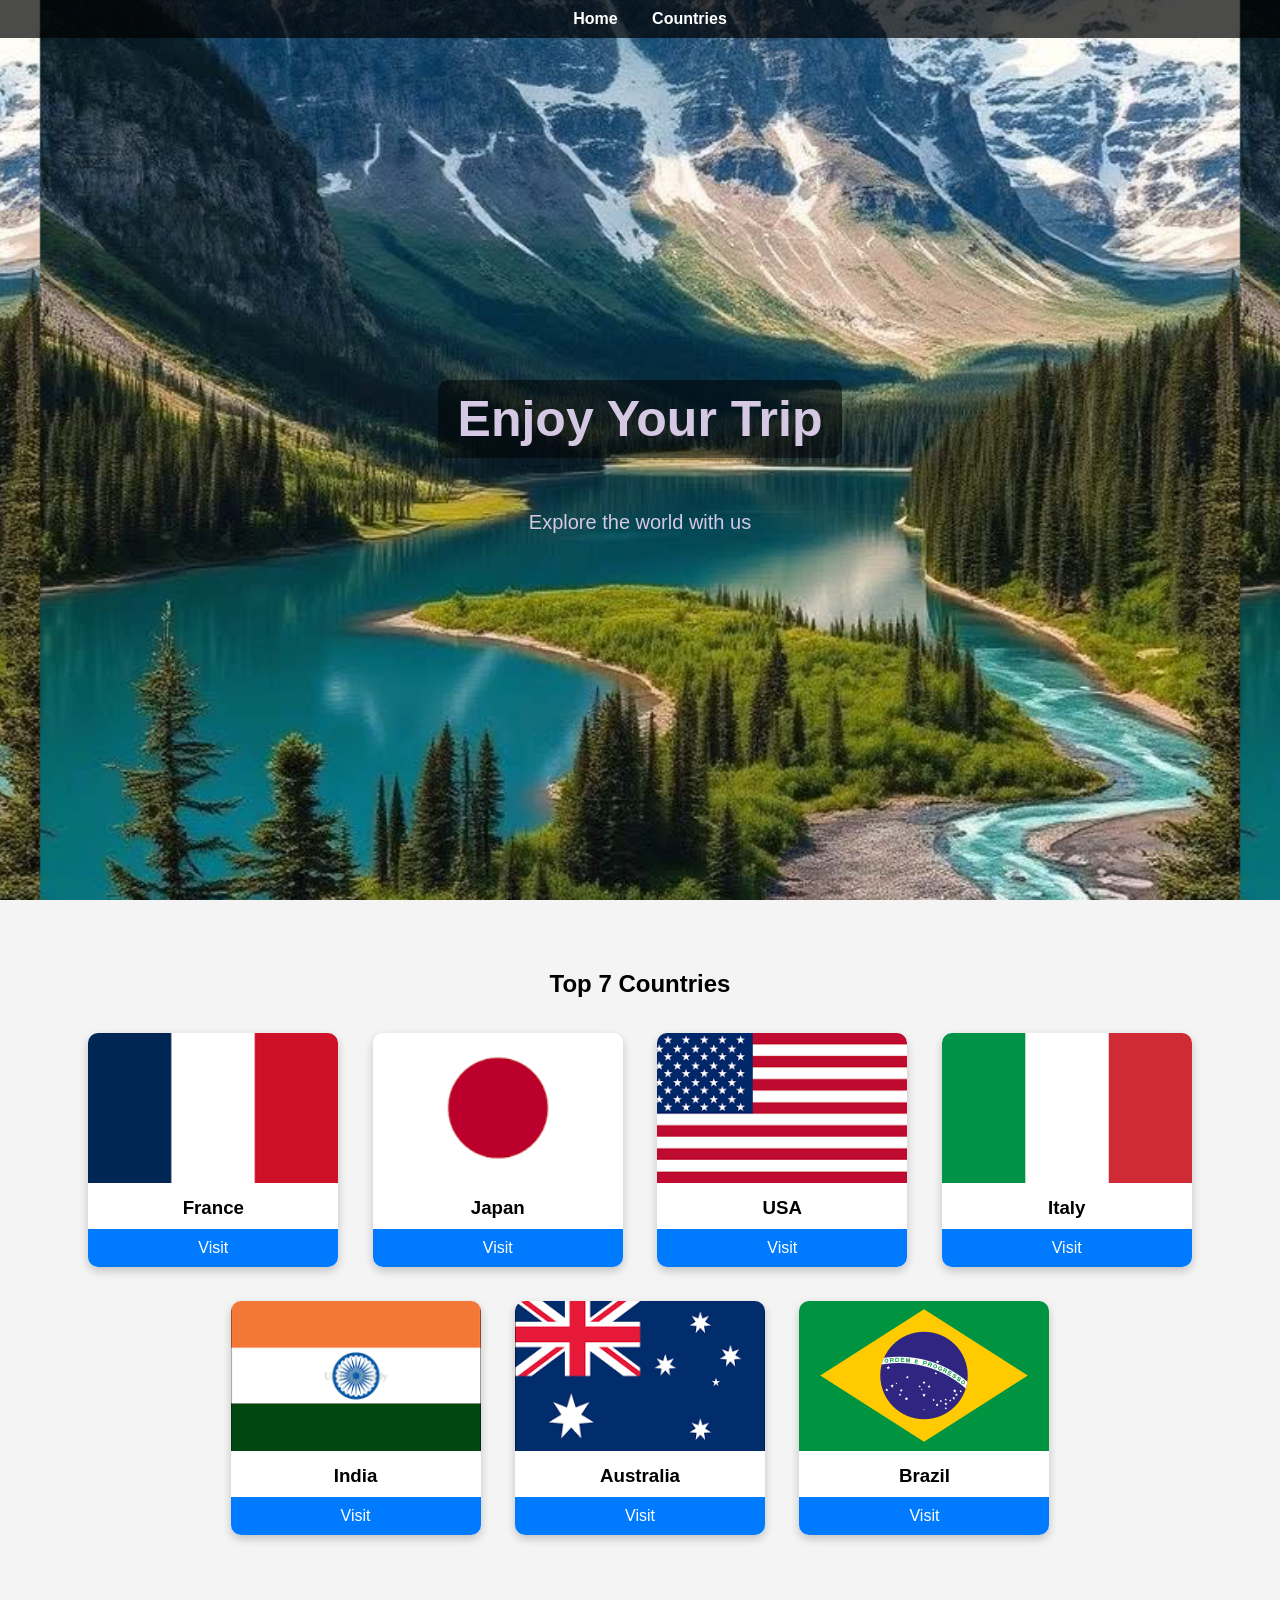
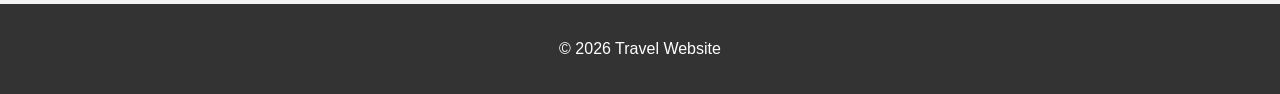
<file: index.html>
<!DOCTYPE html>
<html lang="en">
<head>
  <meta charset="UTF-8">
  <title>Travel Website</title>
  <style>
    body {
      margin: 0;
      font-family: Arial, sans-serif;
    }

    /* Hero Section */
    .hero {
      background-image: url('img/Mountain.jpg'); /* replace with your uploaded image path */
      background-size: 1200px;
      background-position: center;
      height: 100vh;
      color: rgb(213, 200, 227);
      display: flex;
      flex-direction: column;
      justify-content: center;
      align-items: center;
      text-align: center;
    }

    .hero h1 {
      font-size: 50px;
      background: rgba(0,0,0,0.5);
      padding: 10px 20px;
      border-radius: 10px;
    }

    .hero p {
      font-size: 20px;
    }

    /* Navigation */
    nav {
      position: fixed;
      top: 0;
      width: 100%;
      background: rgba(0,0,0,0.7);
      padding: 10px;
      text-align: center;
      z-index: 1000;
    }

    nav a {
      color: white;
      margin: 0 15px;
      text-decoration: none;
      font-weight: bold;
    }

    nav a:hover {
      color: yellow;
    }

    /* Countries Section */
    .countries {
      padding: 50px;
      text-align: center;
      background: #f4f4f4;
    }

    .country-card {
      display: inline-block;
      width: 250px;
      margin: 15px;
      border-radius: 10px;
      overflow: hidden;
      box-shadow: 0 4px 10px rgba(0,0,0,0.2);
      transition: transform 0.3s;
      background: white;
    }

    .country-card:hover {
      transform: scale(1.05);
    }

    .country-card img {
      width: 100%;
      height: 150px;
      object-fit: cover;
    }

    .country-card h3 {
      margin: 10px 0;
    }

    .country-card a {
      display: block;
      padding: 10px;
      background: #007BFF;
      color: white;
      text-decoration: none;
    }

    .country-card a:hover {
      background: #0056b3;
    }

    /* Country Pages */
    .country-page {
      padding: 100px 20px;
      text-align: center;
    }

    footer {
      background: #333;
      color: white;
      text-align: center;
      padding: 20px;
    }
  </style>
</head>
<body>

<nav>
  <a href="#home">Home</a>
  <a href="#countries">Countries</a>
</nav>

<div class="hero" id="home">
  <h1>Enjoy Your Trip</h1>
  <p>Explore the world with us</p>
</div>

<section class="countries" id="countries">
  <h2>Top 7 Countries</h2>

  <div class="country-card">
    <img src="img/fra.jpg" alt="France">
    <h3>France</h3>
    <a href="France.html">Visit</a>
  </div>

  <div class="country-card">
    <img src="img/jj.jpg" alt="Japan">
    <h3>Japan</h3>
    <a href="japan.html">Visit</a>
  </div>

  <div class="country-card">
    <img src="img/us.jpg" alt="USA">
    <h3>USA</h3>
    <a href="usa.html">Visit</a>
  </div>

  <div class="country-card">
    <img src="img/ita.jpg" alt="Italy">
    <h3>Italy</h3>
    <a href="italy.html">Visit</a>
  </div>

  <div class="country-card">
    <img src="img/ind.jpg" alt="India">
    <h3>India</h3>
    <a href="india.html">Visit</a>
  </div>

  <div class="country-card">
    <img src="img/au.jpg" alt="Australia">
    <h3>Australia</h3>
    <a href="australia.html">Visit</a>
  </div>

  <div class="country-card">
    <img src="img/br.jpg" alt="Brazil">
    <h3>Brazil</h3>
    <a href="brazil.html">Visit</a>
  </div>

</section>

<footer>
  <p>© 2026 Travel Website</p>
</footer>

</body>
</html>
</file>
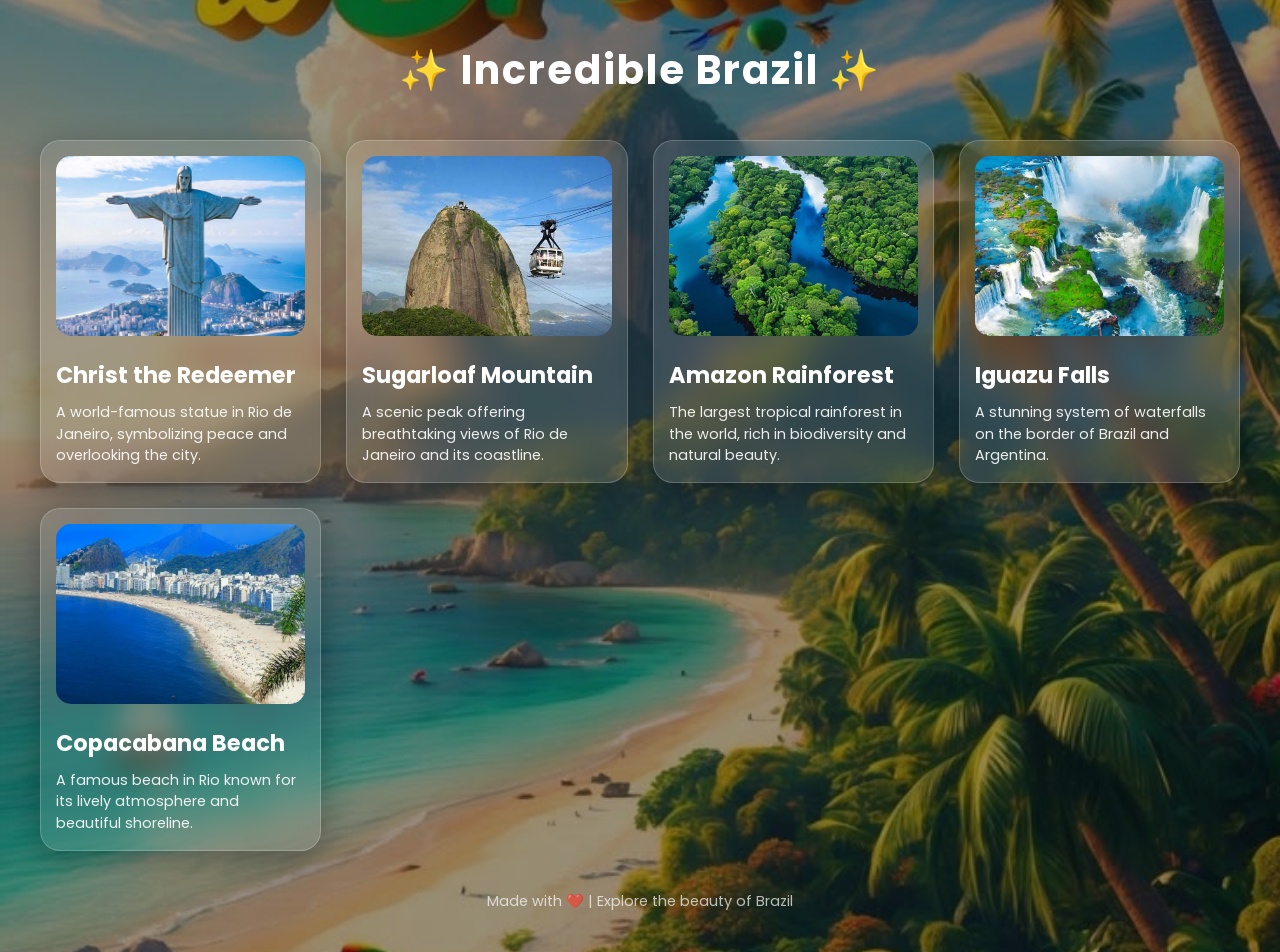
<file: brazil.html>
<!DOCTYPE html>
<html lang="en">
<head>
  <meta charset="UTF-8" />
  <meta name="viewport" content="width=device-width, initial-scale=1.0"/>
  <title>Incredible Brazil</title>

  <!-- Google Fonts -->
  <link href="https://fonts.googleapis.com/css2?family=Poppins:wght@300;400;600&display=swap" rel="stylesheet">

  <style>
    * {
      margin: 0;
      padding: 0;
      box-sizing: border-box;
      font-family: 'Poppins', sans-serif;
    }

    body {
      background: url('img/brk.jpg') no-repeat center center/cover;
      min-height: 100vh;
      color: #fff;
    }

    .overlay {
      background: rgba(0, 0, 0, 0.4);
      min-height: 100vh;
      padding: 40px;
    }

    h1 {
      text-align: center;
      margin-bottom: 40px;
      font-size: 2.5rem;
      letter-spacing: 2px;
    }

    .grid {
      display: grid;
      grid-template-columns: repeat(auto-fit, minmax(280px, 1fr));
      gap: 25px;
    }

    .card {
      backdrop-filter: blur(15px);
      background: rgba(255, 255, 255, 0.1);
      border-radius: 20px;
      padding: 15px;
      border: 1px solid rgba(255, 255, 255, 0.2);
      box-shadow: 0 8px 32px rgba(0,0,0,0.3);
      transition: 0.4s ease;
    }

    .card:hover {
      transform: translateY(-10px) scale(1.02);
    }

    .card img {
      width: 100%;
      border-radius: 15px;
      height: 180px;
      object-fit: cover;
    }

    .card h2 {
      margin: 15px 0 10px;
      font-size: 1.4rem;
    }

    .card p {
      font-size: 0.9rem;
      line-height: 1.5;
      opacity: 0.9;
    }

    footer {
      text-align: center;
      margin-top: 40px;
      font-size: 0.9rem;
      opacity: 0.7;
    }
  </style>
</head>

<body>
  <div class="overlay">
    <h1>✨ Incredible Brazil ✨</h1>

    <div class="grid">

      <div class="card">
        <img src="img/ChristtheRedeeme.jpg" alt="Christ the Redeemer">
        <h2>Christ the Redeemer</h2>
        <p>A world-famous statue in Rio de Janeiro, symbolizing peace and overlooking the city.</p>
      </div>

      <div class="card">
        <img src="img/SugarloafMountain.jpg" alt="Sugarloaf Mountain">
        <h2>Sugarloaf Mountain</h2>
        <p>A scenic peak offering breathtaking views of Rio de Janeiro and its coastline.</p>
      </div>

      <div class="card">
        <img src="img/amazonrainforest.jpg" alt="Amazon Rainforest">
        <h2>Amazon Rainforest</h2>
        <p>The largest tropical rainforest in the world, rich in biodiversity and natural beauty.</p>
      </div>

      <div class="card">
        <img src="img/IguazuFalls.jpg" alt="Iguazu Falls">
        <h2>Iguazu Falls</h2>
        <p>A stunning system of waterfalls on the border of Brazil and Argentina.</p>
      </div>

      <div class="card">
        <img src="img/CopacabanaBeach.jpg" alt="Copacabana Beach">
        <h2>Copacabana Beach</h2>
        <p>A famous beach in Rio known for its lively atmosphere and beautiful shoreline.</p>
      </div>

    </div>

    <footer>
      Made with ❤️ | Explore the beauty of Brazil
    </footer>
  </div>
</body>
</html>
</file>
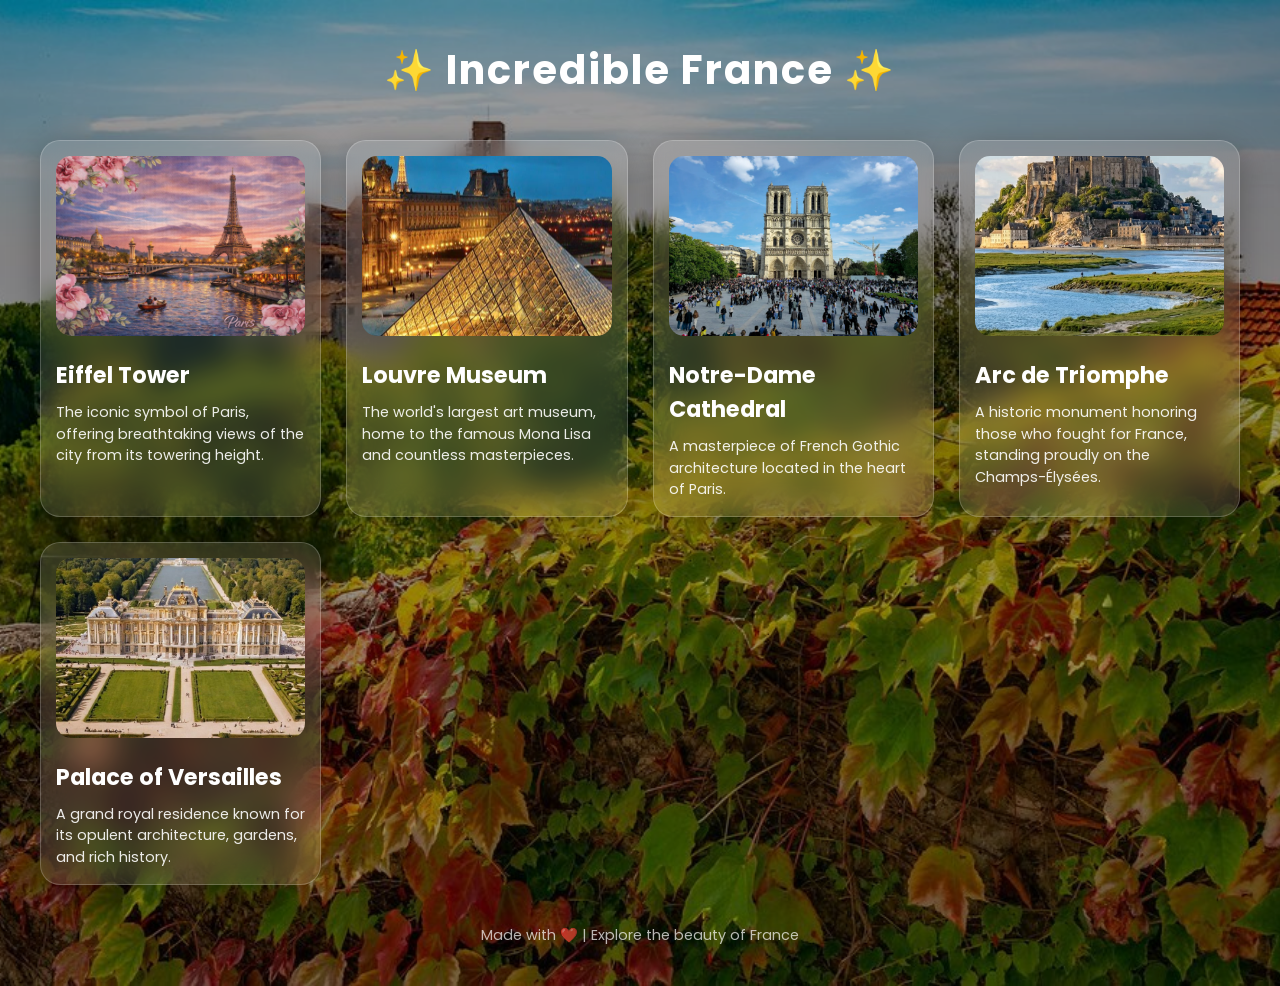
<file: france.html>
<!DOCTYPE html>
<html lang="en">
<head>
  <meta charset="UTF-8" />
  <meta name="viewport" content="width=device-width, initial-scale=1.0" />
  <title>Incredible France</title>

  <!-- Google Fonts -->
  <link href="https://fonts.googleapis.com/css2?family=Poppins:wght@300;400;600&display=swap" rel="stylesheet">

  <style>

    *{
      margin: 0;
      padding: 0;
      box-sizing: border-box;
      font-family: 'Poppins', sans-serif;
    }

    body {
      background: url('img/france.jpg') no-repeat center center/cover;
      min-height: 100vh;
      color: #fff;
    }
    .overlay {
      background: rgba(0, 0, 0, 0.4);
      min-height: 100vh;
      padding: 40px;
    }

    h1 {
      text-align: center;
      margin-bottom: 40px;
      font-size: 2.5rem;
      letter-spacing: 2px;
    }

    .grid {
      display: grid;
      grid-template-columns: repeat(auto-fit, minmax(280px, 1fr));
      gap: 25px;
    }

    .card {
      backdrop-filter: blur(15px);
      background: rgba(255, 255, 255, 0.1);
      border-radius: 20px;
      padding: 15px;
      border: 1px solid rgba(255, 255, 255, 0.2);
      box-shadow: 0 8px 32px rgba(0,0,0,0.3);
      transition: 0.4s ease;
    }

    .card:hover {
      transform: translateY(-10px) scale(1.02);
    }

    .card img {
      width: 100%;
      border-radius: 15px;
      height: 180px;
      object-fit: cover;
    }

    .card h2 {
      margin: 15px 0 10px;
      font-size: 1.4rem;
    }

    .card p {
      font-size: 0.9rem;
      line-height: 1.5;
      opacity: 0.9;
    }

    footer {
      text-align: center;
      margin-top: 40px;
      font-size: 0.9rem;
      opacity: 0.7;
    }
  </style>
</head>

<body>
  <div class="overlay">
    <h1>✨ Incredible France ✨</h1>

    <div class="grid">

      <div class="card">
        <img src="img/EiffelTower.jpg" alt="Eiffel Tower" />
        <h2>Eiffel Tower</h2>
        <p>The iconic symbol of Paris, offering breathtaking views of the city from its towering height.</p>
      </div>

      <div class="card">
        <img src="img/LouvreMuseum.jpg" alt="Louvre Museum" />
        <h2>Louvre Museum</h2>
        <p>The world's largest art museum, home to the famous Mona Lisa and countless masterpieces.</p>
      </div>

      <div class="card">
        <img src="img/dame.jpg" alt="Notre-Dame Cathedral" />
        <h2>Notre-Dame Cathedral</h2>
        <p>A masterpiece of French Gothic architecture located in the heart of Paris.</p>
      </div>

      <div class="card">
        <img src="img/MontSaintMichel.jpg" alt="Arc de Triomphe" />
        <h2>Arc de Triomphe</h2>
        <p>A historic monument honoring those who fought for France, standing proudly on the Champs-Élysées.</p>
      </div>

      <div class="card">
        <img src="img/Palace.jpg" alt="Palace of Versailles" />
        <h2>Palace of Versailles</h2>
        <p>A grand royal residence known for its opulent architecture, gardens, and rich history.</p>
      </div>

    </div>

    <footer>
      Made with ❤️ | Explore the beauty of France
    </footer>
  </div>
</body>
</html>
</file>
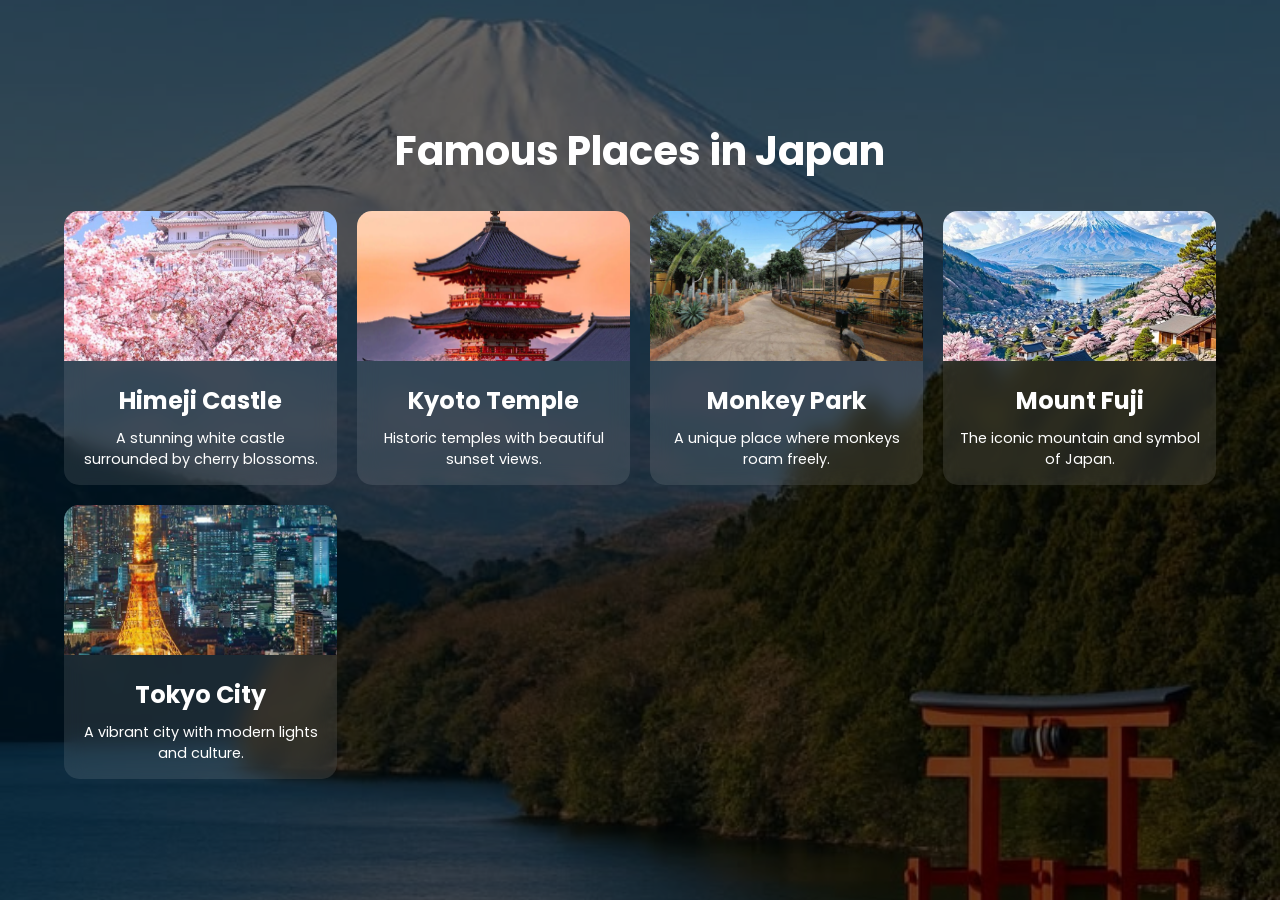
<file: japan.html>
<!DOCTYPE html>
<html lang="en">
<head>
<meta charset="UTF-8">
<meta name="viewport" content="width=device-width, initial-scale=1.0">
<title>Explore Japan</title>
<link href="https://fonts.googleapis.com/css2?family=Poppins:wght@300;400;600&display=swap" rel="stylesheet">
<style>
*{
    margin:0;
    padding:0;
    box-sizing:border-box;
    font-family:'Poppins',sans-serif;
}

body{
    height:100vh;
    background:url("img/japan.jpg") no-repeat center/cover;
    display:flex;
    justify-content:center;
    align-items:center;
}

.overlay{
    background:rgba(0,0,0,0.6);
    width:100%;
    height:100%;
    position:absolute;
    top:0;
    left:0;
}

.container{
    position:relative;
    z-index:2;
    text-align:center;
    color:#fff;
    width:90%;
}

h1{
    margin-bottom:30px;
    font-size:2.5rem;
}

.grid{
    display:grid;
    grid-template-columns:repeat(auto-fit,minmax(220px,1fr));
    gap:20px;
}

.card{
    background:rgba(255,255,255,0.1);
    border-radius:15px;
    overflow:hidden;
    backdrop-filter:blur(10px);
    transition:0.4s;
    cursor:pointer;
}

.card img{
    width:100%;
    height:150px;
    object-fit:cover;
}

.card-content{
    padding:15px;
}

.card:hover{
    transform:translateY(-10px) scale(1.05);
    background:rgba(255,255,255,0.2);
}

.card h2{
    margin-bottom:10px;
}

.card p{
    font-size:0.9rem;
}

</style>
</head>
<body>
<div class="overlay"></div>

<div class="container">
    <h1>Famous Places in Japan</h1>
    <div class="grid">

        <div class="card">
            <img src="img/himejicastle.jpg" alt="Himeji Castle">
            <div class="card-content">
                <h2>Himeji Castle</h2>
                <p>A stunning white castle surrounded by cherry blossoms.</p>
            </div>
        </div>

        <div class="card">
            <img src="img/koyoto.jpg" alt="Kyoto Temple">
            <div class="card-content">
                <h2>Kyoto Temple</h2>
                <p>Historic temples with beautiful sunset views.</p>
            </div>
        </div>

        <div class="card">
            <img src="img/monkeypark.jpg" alt="Monkey Park">
            <div class="card-content">
                <h2>Monkey Park</h2>
                <p>A unique place where monkeys roam freely.</p>
            </div>
        </div>

        <div class="card">
            <img src="img/mountfuji.jpg" alt="Mount Fuji">
            <div class="card-content">
                <h2>Mount Fuji</h2>
                <p>The iconic mountain and symbol of Japan.</p>
            </div>
        </div>

        <div class="card">
            <img src="img/tokyo.jpg" alt="Tokyo">
            <div class="card-content">
                <h2>Tokyo City</h2>
                <p>A vibrant city with modern lights and culture.</p>
            </div>
        </div>

    </div>
</div>

</body>
</html>
</file>
